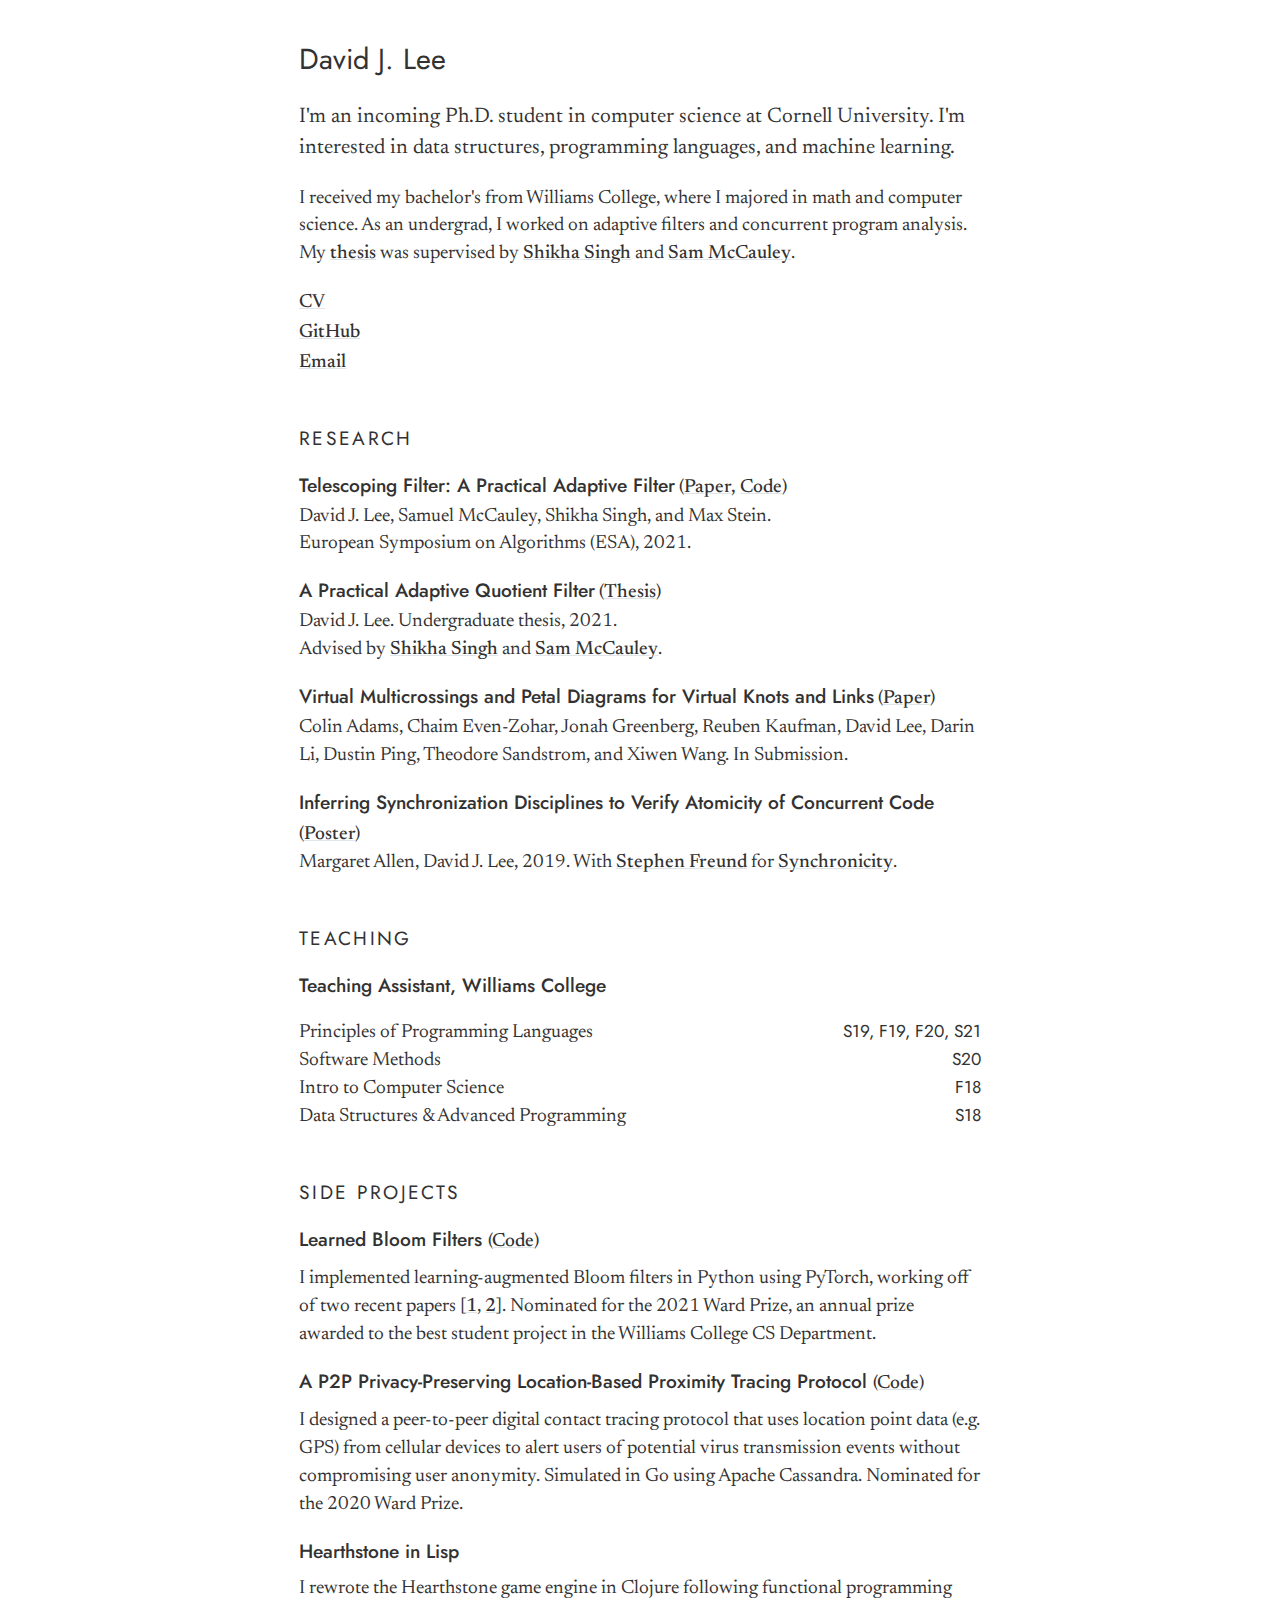
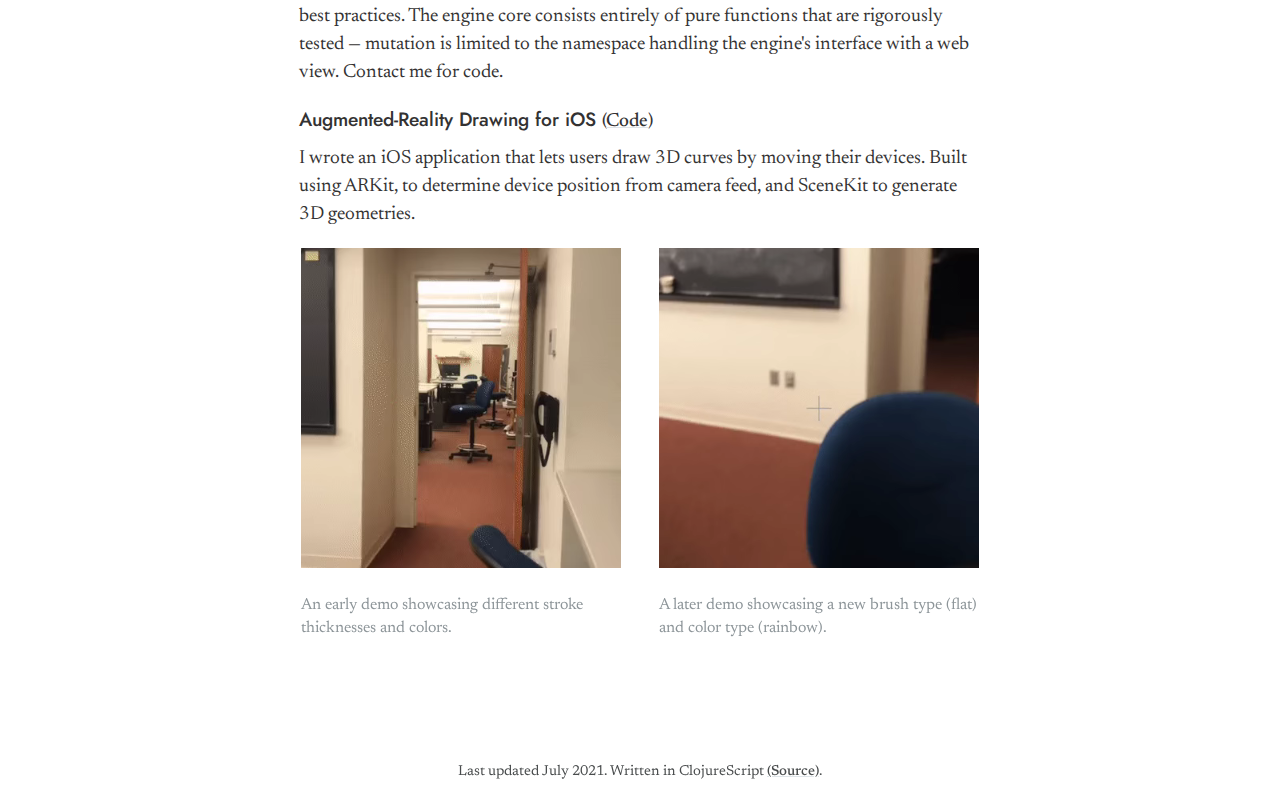
<file: docs/index.html>
<!DOCTYPE html>
<html lang="en">
  <head>
    <meta charset="UTF-8">
    <meta name="viewport" content="width=device-width, initial-scale=1.0">
    <meta name="google-site-verification" content="r4yIrnYp3Hi9mRFkXvCUvh7_4VdgTBDzXaLNaMn3ISI" />
    <title>David J. Lee</title>
    <link rel="stylesheet" type="text/css" href="style.css" />
    <link rel="preconnect" href="https://fonts.gstatic.com">
    <link href="https://fonts.googleapis.com/css2?family=Jost:ital,wght@0,300;0,400;0,500;0,600;1,300;1,400&family=Newsreader:ital,wght@0,300;0,400;0,500;1,300;1,400&display=swap" rel="stylesheet">
  </head>
  <body>
    <div id="app"></div>
    <script src="prod-main.js" type="text/javascript"></script>
  </body>
</html>
</file>
<file: docs/style.css>
:root {
  font-size: 120%;
  /*hyphens: auto;*/
}

.site_title {
  font-family: Jost, sans serif;
  font-size: 150%;
  font-weight: 400;
}

.section_header {
  text-transform: uppercase;
  letter-spacing: 0.12em;
  font-weight: 400;
}

body {
  margin: 0;
  font-family: Newsreader, serif;
  line-height: 1.45;
}

h1, h2, h3, h4, h5, h6 {
  font-family: Jost, sans serif;
  font-weight: 500;
  font-size: 1rem;
}

a {
  color: inherit;
  text-decoration: #dfe5e9 underline;
}

a:hover {
  text-decoration: inherit;
  background-color: #e9eef2;
}
</file>
